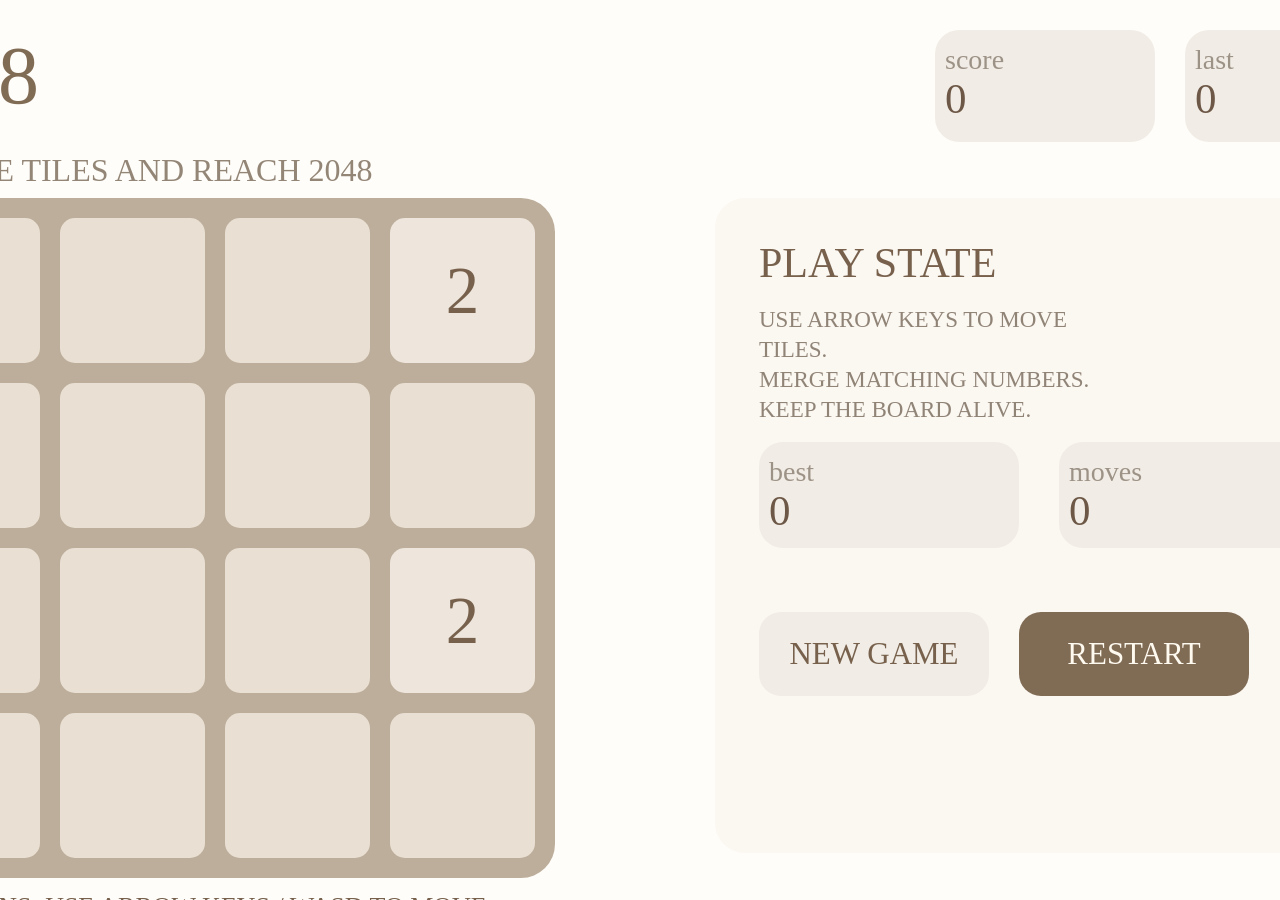
<file: index.html>
<!DOCTYPE html>
<html lang="en">
<head>
    <meta charset="UTF-8">
    <meta name="viewport" content="width=device-width, initial-scale=1.0">
    <title>2048</title>
    <link rel="stylesheet" href="./css/index.css">
</head>
<body>
    
    <div class="container">
           <div class="banner">
             <div class="brown"></div>
             <div class="green"></div>
             <div class="blue"></div>
             <div class="red"></div>
             <div class="board">
                   <div class="header">

    <div class="title">2048</div>
    
    <div class="right">
        <div class="score">
            <div class="fen">score</div>
            <div class="num">2048</div>
        </div>
        <div class="last">
            <div class="shang">last</div>
            <div class="num">1024</div>
        </div>
    </div>
    
    <span class="subtitle">JOIN THE TILES AND REACH 2048</span>
</div>
                    <div class="banner1">
                        <div class="realboard" id="realboard"></div>
                        <div class="state">
                            <div class="ltitle">PLAY STATE</div>
                            <div class="guide">
                                <p>USE ARROW KEYS TO MOVE TILES.</p>
                                <p>MERGE MATCHING NUMBERS.</p>
                                <p>KEEP THE BOARD ALIVE.</p>
                            </div>
                            <div class="show">
                            <div class="best">
                                <div class="max">best</div>
                                <div class="num">2048</div>
                            </div>
                            <div class="moves">
                                <div class="move">moves</div>
                                <div class="num">42</div>
                            </div>
                            </div>
                            <div class="game">
                                <div class="start" id="btnNew">NEW GAME</div>
                                <div class="restart" id="btnRestart">RESTART</div>
                            </div>
                            </div>
                        </div>
                        <div class="tips">OPERATIONS: START A NEW GAME OR RESET.</div>
                    </div>
                </div>
        </div>
    
    </div>
    <script src="./game.js"></script>
</body>
</html>
</file>
<file: css/index.css>
* {
    margin: 0;
    padding: 0;
    box-sizing: border-box;
}
body {
    display: flex;
    align-items: center;
    justify-content: center;
    margin: 0;            
    width: 100vw;         
    height: 100vh;        
    overflow: hidden;     
}
.banner {
    display: flex;
    justify-content: center;
    align-items: center;
    background-color: #F5F1EA;
    width: 100%;
    height: 100%;
    position: relative;
    overflow: hidden;
}
.container {
    width: 100%;
    /*max-width: 1920px;*/
    height: 100%;
    display: flex;
    justify-content: center;
    align-items: center;
}
.brown {
    width: 500px;
    height: 450px;
    background: #eee0ca;
    border-radius: 310px;
    top: -75px;
    left: -75px;
    position: absolute;
    z-index: 0;
}
.green {
    width: 390px;
    height: 350px;
    background: #e6f0e4;
    border-radius: 260px;
    position: absolute;
    bottom: -50px;
    left: -50px;
    top: auto;
    z-index: 0;
}
.blue {
    width: 410px;
    height: 420px;
    background: #DFE8F4;
    border-radius: 325px;
    position: absolute;
    top: -100px;
    right: -100px;
    left: auto;
    z-index: 0;
}
.red {
    width: 450px;
    height: 440px;
    background: #F7E3DF;
    border-radius: 320px;
    position: absolute;
    bottom: -50px;
    right: -50px;
    top: auto;
    left: auto;
    z-index: 0;
}
.board {
    display: flex;
    flex-direction: column;
    align-items: center;
    width: 1700px;
    height: 960px;
    background: #FFFDF9;
    z-index: 1;
}
.header {
    display: flex;
    justify-content: space-between;
    align-items: flex-start; /* 顶部对齐 */
    flex-wrap: wrap;         /* 关键：允许换行！这样副标题就能掉到第二行 */
    width: 1530px;
    margin: 60px 85px 0px 85px;
    /* 删除了固定高度 height: 135px */
}

.title {
    font-family: Silom;
    font-size: 82px;
    color: #806B55;
    line-height: 92px;
    text-align: left;
}

/* 右侧分数区 */
.right {
    gap: 30px;
    display: flex;
}

/* 副标题：独占一行 */
.subtitle {
    width: 100%;         /* 宽度撑满，强制换行 */
    font-family: Silom;
    font-size: 32px;
    color: #938677;
    line-height: 36px;
    text-align: left;
    margin-top: 10px;    /* 和上面第一行留点间距 */
    margin-bottom: 10px;
}
.score {
    width: 220px;
    height: 112px;
    background: #F1EDE6;
    border-radius: 24px 24px 24px 24px;
}
.num {
    width: 115px;
    height: 49px;
    margin-left: 10px;
    font-family: Silom;
    font-size: 43px;
    color: #6D5746;
    line-height: 48px;
    text-align: left;
}
.fen {
    margin-top: 14px;
    margin-left: 10px;
    font-family: Silom;
    font-size: 28px;
    color: #9D9286;
    line-height: 31px;
    text-align: left;
}
.last {
    width: 220px;
    height: 112px;
    background: #F1EDE6;
    border-radius: 24px 24px 24px 24px;
}
.shang {
    margin-top: 14px;
    margin-left: 10px;
    font-family: Silom;
    font-size: 28px;
    color: #9D9286;
    line-height: 31px;
    text-align: left;
}
.right {
    gap: 30px;
    display: flex;
}
.header span {
    font-family: Silom;
    font-size: 32px;
    color: #938677;
    line-height: 36px;
    text-align: left;
}
.banner1 {
    display: flex;
    justify-content: space-between;
    gap: 160px;
}
.realboard {
    width: 680px;
    height: 680px;
    background: #BDAE9B;
    border-radius: 34px;
    box-sizing: border-box;
    padding: 20px;                
    display: grid;
    grid-template-columns: repeat(4, 1fr);
    grid-template-rows: repeat(4, 1fr);
    gap: 20px;
}
.state {
    width: 690px;
    height: 655px;
    background: #FBF7F1;
    border-radius: 30px 30px 30px 30px;
}
/* 格子公共基础样式 */
.cell {
    display: flex;
    align-items: center;
    justify-content: center;
    border-radius: 15px;
    font-family: Silom;
    font-size: 67px;
    line-height: 1;
    color: #77614D;
    background: #E9E0D3;   /* 空格底色 */
    user-select: none;
    transition: background .12s ease;
}

.cell.block8, .cell.block16, .cell.block32,
.cell.block64, .cell.block128, .cell.block256 { color: #FFFAF0; }
.block2 {
    background: #EEE6DC;
}
.block4 {
    background: #EADFC7;
}
.block8 {
    background: #F4B374;
}
.block16 {
    background: #F68B5C;
}
.block32 {
    background: #F5755B;
}
.block64 {
    background: #F85236;
}
.block128 {
    background: #F1D572;
}
.block256 {
    background: #F0CF5F;
}
.block512 {
    background: #EDC94B;
}
.block1024 {
    background: #EFC935;
}
.block2048 {
    background: #F3CA23;
}
.cell.block16, .cell.block32, .cell.block64   { font-size: 57px; }
.cell.block128, .cell.block256, .cell.block512 { font-size: 42px; }
.cell.block1024, .cell.block2048               { font-size: 30px; }

/* 合并的小动画  */
@keyframes pop {
    0%   { transform: scale(.85); }
    100% { transform: scale(1); }
}
.cell.pop { animation: pop .12s ease; }

/* 按钮手感 */
.start, .restart { cursor: pointer; }

.ltitle {
    margin-top: 42px;
    margin-left: 44px;
    font-family: Silom;
    font-size: 42px;
    color: #77614D;
    line-height: 47px;
    text-align: left;
}
.guide {
    margin-top: 18px;
    margin-left: 44px;
    width: 380px;
height: 90px;
font-family: Silom;
font-size: 23px;
color: #908477;
line-height: 30px;
text-align: left;
}
.show {
    margin-top: 47px;
    margin-left: 44px;
    display: flex;
    gap: 40px;
}
.best {
    width: 260px;
height: 106px;
background: #F1EDE6;
border-radius: 24px 24px 24px 24px;
}
.moves {
    width: 260px;
height: 106px;
background: #F1EDE6;
border-radius: 24px 24px 24px 24px;
}
.best .max {
    margin-top: 14px;
    font-family: Silom;
    margin-left: 10px;
font-size: 28px;
color: #9D9286;
line-height: 31px;
text-align: left;
}
.best .num {
    font-family: Silom;
font-size: 43px;
color: #6D5746;
line-height: 48px;
text-align: left;
}
.moves .move {
    margin-top: 14px;
    font-family: Silom;
    margin-left: 10px;
font-size: 28px;
color: #9D9286;
line-height: 31px;
text-align: left;
}
.moves .num {
    font-family: Silom;
font-size: 43px;
color: #6D5746;
line-height: 48px;
text-align: left;
}
.game {
    margin-top: 64px;
    margin-left: 44px;
    display: flex;
    gap: 30px;
    
}
.start {
    width: 230px;
height: 84px;
background: #F1EDE6;
border-radius: 22px;
font-family: Silom;
font-size: 31px;
color: #77614D;
line-height: 84px;
text-align: center;
}
.restart {
    width: 230px;
height: 84px;
background: #806B55;
border-radius: 22px;
font-family: Silom;
font-size: 31px;
color: #FFFAF0;
line-height: 84px;
text-align: center;
}
.tips{
    margin-top: 14px;
    margin-left: 165px;
    width: 100%;
    font-family: Silom;
    font-size: 26px;
    color: #77614D;
    line-height: 29px;
    text-align: left;
}


/* 移动端适配 */
@media (max-width: 900px) {
    .banner {
        width: 100%;       
        min-height: 100vh; 
        height: auto;      
        overflow: hidden;  
        padding: 15px;     
        display: flex;
        flex-direction: column;
        align-items: center; 
    }
    .container {
        width: 100%;
        max-width: 100%; 
    }
    .brown, .green, .blue, .red {
        position: absolute;
        z-index: 0;
    }
    .brown { width: 50vw; height: 50vw; border-radius: 50%; top: -20vw; left: -20vw; }
    .green { width: 40vw; height: 40vw; border-radius: 50%; bottom: -10vw; top: auto; left: -10vw; }
    .blue { width: 45vw; height: 45vw; border-radius: 50%; top: -15vw; right: -15vw; left: auto; }
    .red { width: 50vw; height: 50vw; border-radius: 50%; bottom: -15vw; top: auto; right: -20vw; left: auto; }

    .board {
        width: 100%;       
        height: auto;      
        background: #FFFDF9; 
        z-index: 1;
        padding: 0 10px;   
        display: flex;
        flex-direction: column;
        align-items: center;
    }

    .header {
        display: flex;
        flex-wrap: wrap;       
        justify-content: space-between; 
        align-items: center;   
        width: 100%;
        margin: 15px 0 20px 0; 
        gap: 12px;             
    }

    .title {
        font-size: 16vw;       
        line-height: 1.1;
        text-align: left;
        width: auto;           
    }

    .right {
        width: auto;           
        gap: 8px;              
        justify-content: flex-end;
        flex-shrink: 0;        
    }
    
    .score, .last {
        width: 26vw;           
        max-width: 110px;      
        min-width: 85px;       
        height: 62px;          
        border-radius: 12px;   
        display: flex;
        flex-direction: column;
        justify-content: center; 
        align-items: center;     
    }

    .fen, .shang { margin-top: 0; font-size: 12px; line-height: 14px; text-align: center; }
    .num { width: auto; height: auto; font-size: 22px; line-height: 26px; text-align: center; margin-top: 0; }

    .subtitle {
        width: 100%;           
        font-size: 15px;       
        line-height: 20px;
        text-align: center;    
        margin-top: 2px;       
    }

    
    
    .banner1 {
        display: flex;
        flex-direction: column; 
        align-items: center; 
        width: 100%;
        max-width: 450px;  
        gap: 20px;            
        margin-bottom: 20px;    
    }


    .realboard {
    width: 100%;
    height: auto;
    aspect-ratio: 1 / 1;
    padding: 10px;
    gap: 8px;
    border-radius: 20px;
    box-sizing: border-box;
}
.cell { font-size: 6vw; border-radius: 10px; }
.cell.block16, .cell.block32, .cell.block64     { font-size: 6vw; }
.cell.block128, .cell.block256, .cell.block512  { font-size: 4.5vw; }
.cell.block1024, .cell.block2048                { font-size: 3.5vw; }
    
    .state {
        width: 100%;           
        height: auto;          
        padding: 20px;         
        border-radius: 20px;   
        background: #FBF7F1;   
        box-sizing: border-box;
        display: flex;
        flex-direction: column; 
        align-items: center;    
        margin: 0; 
    }

    .ltitle {
        margin: 0 0 15px 0;    
        font-size: 28px;       
        line-height: 32px;
        text-align: center;    
        width: 100%;
    }

    .guide {
        margin: 0 0 20px 0;    
        width: 100%;           
        height: auto;
        font-size: 16px;       
        line-height: 24px;
        text-align: center;    
    }
    .guide p { margin: 0; }

    .show {
        margin: 0 0 25px 0;    
        width: 100%;           
        display: flex;
        justify-content: center; 
        gap: 15px;             
    }

    .best, .moves {
        width: 45%;            
        max-width: 180px;      
        height: 80px;          
        border-radius: 16px;   
        display: flex;
        flex-direction: column;
        justify-content: center;
        align-items: center;   
    }

    .best .max, .moves .move { margin-top: 0; font-size: 16px; line-height: 20px; text-align: center; }
    .best .num, .moves .num { font-size: 26px; line-height: 30px; text-align: center; margin-top: 2px; }

    .game {
        margin: 0;             
        width: 100%;           
        display: flex;
        justify-content: center; 
        gap: 15px;             
    }

    .start, .restart {
        width: 48%;            
        max-width: 200px;      
        height: 55px;          
        line-height: 55px;     
        font-size: 18px;       
        border-radius: 14px;   
        text-align: center;
    }

    .tips {
        margin: 0;    
        width: 100%;
        font-size: 14px;       
        line-height: 18px;
        text-align: center;    
        color: #938677;        
    }
}
</file>
